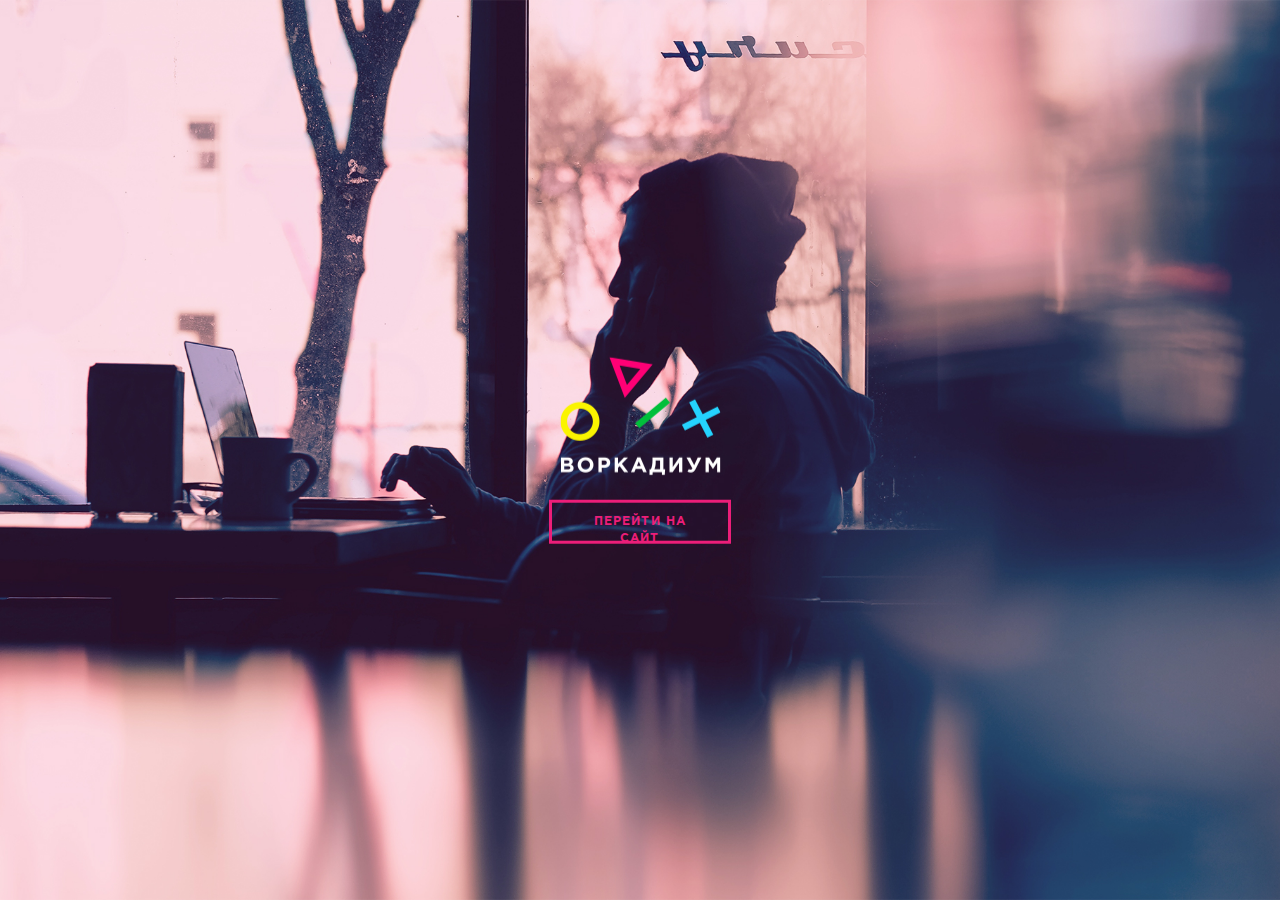
<file: index.html>
<!DOCTYPE html>
<html lang="ru-RU">

<head>
  <meta charset="UTF-8">
  <meta name="viewport" content="width=device-width, initial-scale=1.0">
  <meta http-equiv="X-UA-Compatible" content="ie=edge">
  <link rel="icon" type="image/x-icon" href="img/logo/favicon.ico">
  <link rel="stylesheet" href="css/normalize.css">
  <link rel="stylesheet" href="css/style.css">
  <title>Воркадиум</title>
</head>

<body>
  <div class="wrapper wrapper_welcome">
    <div class="welcome">
      <div class="welcome__pic">
        <img src="img/logo/logo-main.png" alt="">
      </div>
      <a href="main.html" class="welcome__btn">Перейти на сайт</a>
    </div>

  </div>
</body>

</html>
</file>
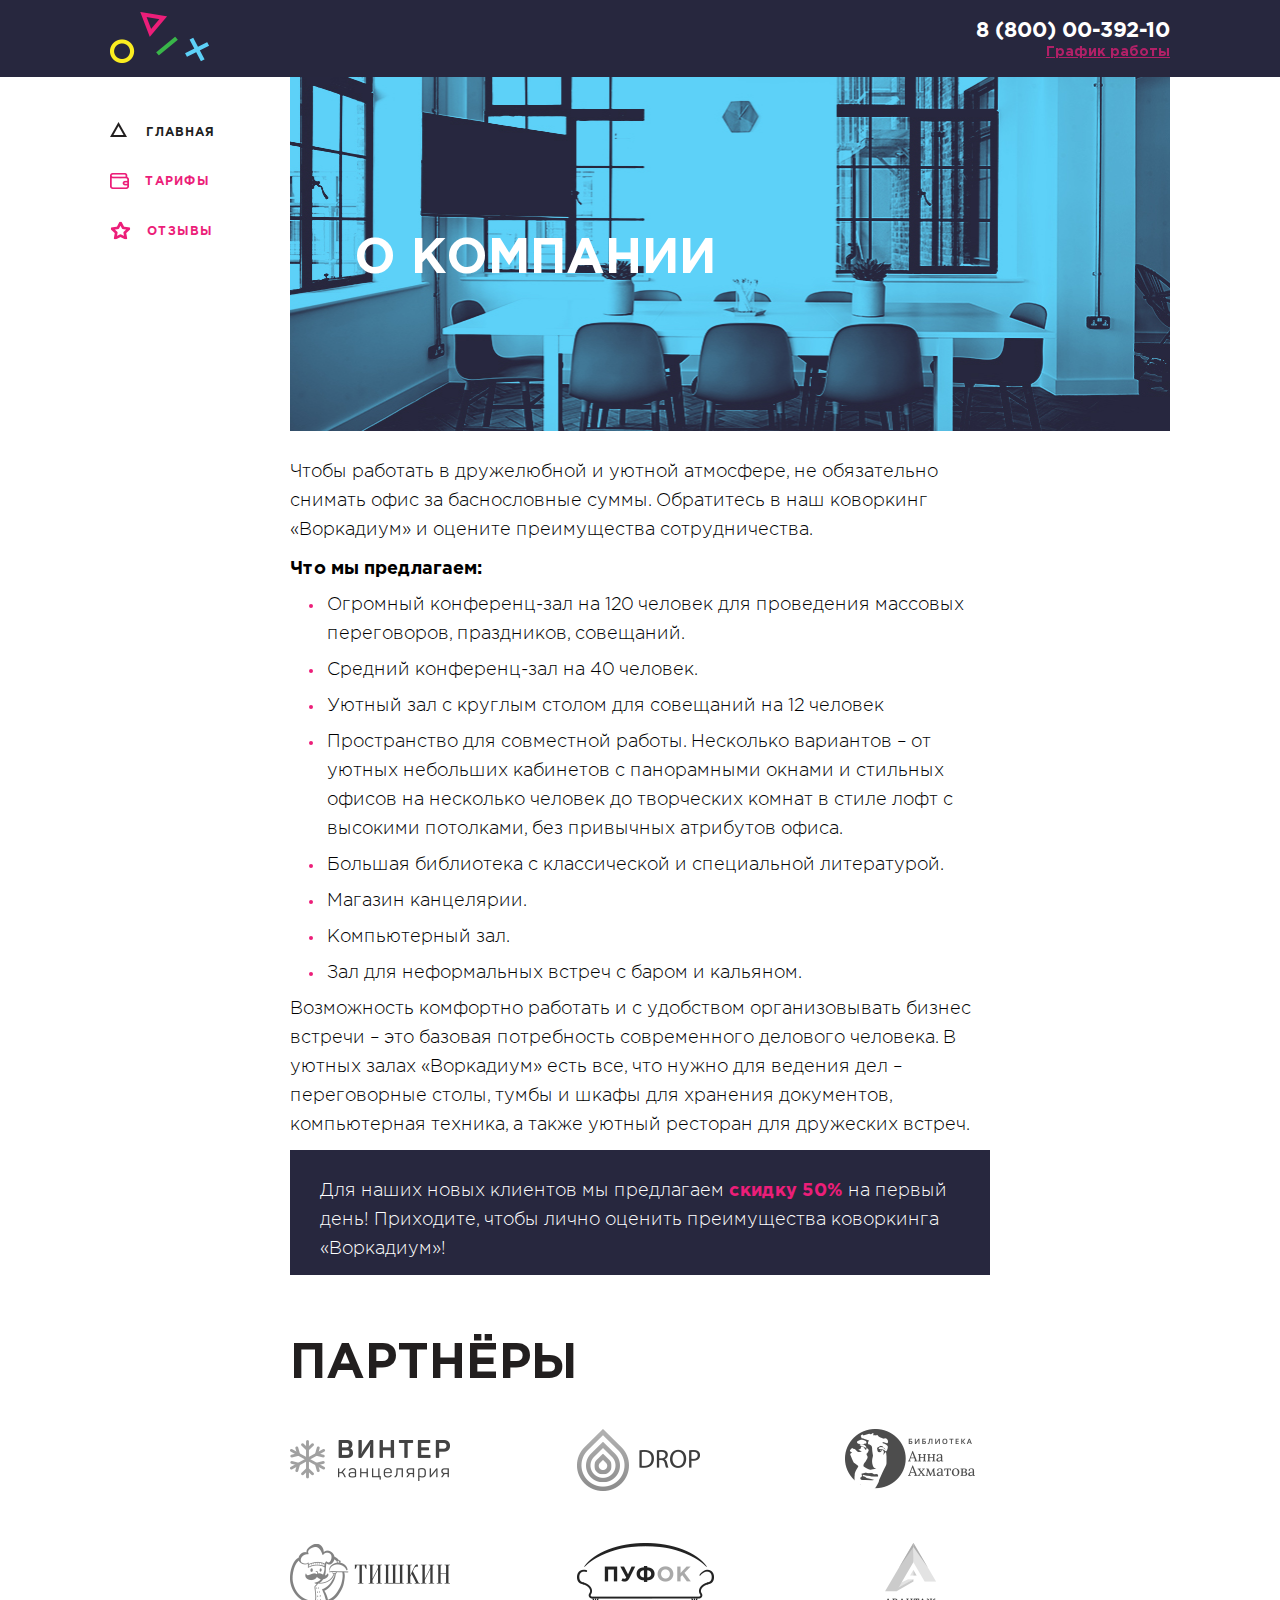
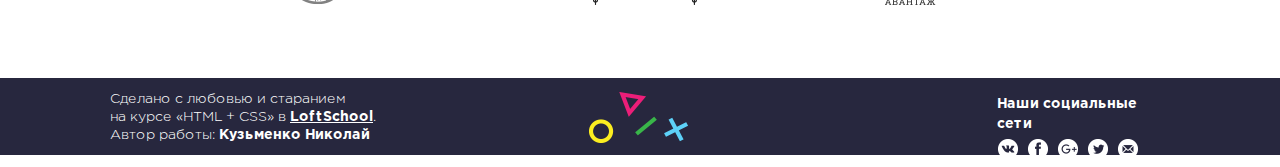
<file: main.html>
<!DOCTYPE html>
<html lang="ru-RU">

<head>
  <meta charset="UTF-8">
  <meta name="viewport" content="width=device-width, initial-scale=1.0">
  <meta http-equiv="X-UA-Compatible" content="ie=edge">
  <link rel="icon" type="image/x-icon" href="img/logo/favicon.ico">
  <link rel="stylesheet" href="css/normalize.css">
  <link rel="stylesheet" href="css/style.css">
  <title>Главная Воркадиум</title>
</head>

<body>
  <div class="wrapper clearfix">

    <!-- header -->
    <header class="header">
      <div class="container clearfix">
        <a href="main.html" class="header__logo">
                  <img src="img/logo/logo.png" alt="" class="logo"></a>
        <div class="contacts">
          <a href="tel:8 (800) 00-392-10" class="contacts__phone">8 (800) 00-392-10</a>
          <div class="contacts__elem">
            <a href="#" class="contacts__shedule">График работы</a>
            <div class="contacts__dropdown">
              <div class="contacts__hours">
                пн-вс: 09:00 - 20:00
              </div>
              <div class="contacts__lunch">
                обед: 14:00-14:30
              </div>
            </div>
          </div>
        </div>
      </div>
    </header>



    <div class="container clearfix">

      <!-- sidebar -->
      <aside class="sidebar">
        <nav class="menu">
          <ul class="nav-menu">
            <li class="nav-menu__item nav-menu__item_active">
              <a href="main.html" class="nav-menu__link">
                <div class="nav-menu__icon nav-menu__icon-main"></div>
                <div class="nav-menu__text">Главная</div>
              </a>
            </li>
            <li class="nav-menu__item">
              <a href="prices.html" class="nav-menu__link">
                <div class="nav-menu__icon nav-menu__icon-rate"></div>
                <div class="nav-menu__text">Тарифы</div>
              </a>
            </li>
            <li class="nav-menu__item">
              <a href="reviews.html" class="nav-menu__link">
                <div class="nav-menu__icon nav-menu__icon-reviews"></div>
                <div class="nav-menu__text">Отзывы</div>
              </a>
            </li>
          </ul>
      </aside>

      <!-- main content -->
      <main class="main-content">
        <div class="main-image">
          <img class="main-image__pic" src="img/background/top-img.jpg" alt="">
          <h1 class="main-image__title">О КОМПАНИИ</h1></div>
        <div class="main-content__text">
          <p class="main-content__text">Чтобы работать в дружелюбной и уютной атмосфере, не обязательно снимать офис за баснословные суммы. Обратитесь в наш коворкинг «Воркадиум» и оцените преимущества сотрудничества.</p>
          <p class="main-content__text_offer">Что мы предлагаем:</p>
          <ul class="main-content__list">
            <li class="main-content__item">
              <p class="main-content__item-text">Огромный конференц-зал на 120 человек для проведения массовых переговоров, праздников, совещаний.</p>
            </li>
            <li class="main-content__item">
              <p class="main-content__item-text">Средний конференц-зал на 40 человек.</p>
            </li>
            <li class="main-content__item">
              <p class="main-content__item-text">Уютный зал с круглым столом для совещаний на 12 человек</p>
            </li>
            <li class="main-content__item">
              <p class="main-content__item-text">Пространство для совместной работы. Несколько вариантов – от уютных небольших кабинетов с панорамными окнами и стильных офисов на несколько человек до творческих комнат в стиле лофт с высокими потолками, без привычных атрибутов офиса.</p>
            </li>
            <li class="main-content__item">
              <p class="main-content__item-text">Большая библиотека с классической и специальной литературой.</p>
            </li>
            <li class="main-content__item">
              <p class="main-content__item-text">Магазин канцелярии.</p>
            </li>
            <li class="main-content__item">
              <p class="main-content__item-text">Компьютерный зал.</p>
            </li>
            <li class="main-content__item">
              <p class="main-content__item-text">Зал для неформальных встреч с баром и кальяном.</p>
            </li>
          </ul>
          <p class="main-content__text">Возможность комфортно работать и с удобством организовывать бизнес встречи – это базовая потребность современного делового человека. В уютных залах «Воркадиум» есть все, что нужно для ведения дел – переговорные столы, тумбы и шкафы для хранения
            документов, компьютерная техника, а также уютный ресторан для дружеских встреч.</p>
          <div class="description">
            <p class="description__text>">Для наших новых клиентов мы предлагаем <span class="description__pink-text">скидку 50%</span> на первый день! Приходите, чтобы лично оценить преимущества коворкинга «Воркадиум»!</p>
          </div>
        </div>
        <div class="partners">
          <h2 class="partners__title">Партнёры</h2>
          <ul class="partners__list">
            <li class="partners__item">
              <a href="#" class="partners__link">
                <div class="partners__item-logo1">
                  <img src="img/logo/logo-1.png" alt="">
                </div>
              </a>
            </li>
            <li class="partners__item">
              <a href="#" class="partners__link">
                <div class="partners__item-logo2">
                  <img src="img/logo/logo-2.png" alt="">
                </div>
              </a>
            </li>
            <li class="partners__item">
              <a href="#">
                <div class="partners__item-logo3">
                  <img src="img/logo/logo-3.png" alt="">
                </div>
              </a>
            </li>
            <li class="partners__item">
              <a href="#">
                <div class="partners__item-logo4">
                  <img src="img/logo/logo-4.png" alt="">
                </div>
              </a>
            </li>
            <li class="partners__item">
              <a href="#">
                <div class="partners__item-logo5">
                  <img src="img/logo/logo-5.png" alt="">
                </div>
              </a>
            </li>
            <li class="partners__item">
              <a href="#">
                <div class="partners__item-logo6">
                  <img src="img/logo/logo-6.png" alt="">
                </div>
              </a>
            </li>
          </ul>
        </div>
      </main>
    </div>
  </div>


  <!-- footer -->
  <footer class="footer">
    <div class="container clearfix">
      <div class="author">
        Сделано с любовью и старанием</br> на курсе «HTML + CSS» в <a href="#" class="author__link">LoftSchool</a>. Автор работы: <span class="author__name">Кузьменко Николай</span>
      </div>
      <div class="footer-logo">
        <a href="main.html" class="footer-logo__link">
          <img src="img/logo/logo.png" class="footer-logo__pic" alt=""></a>
      </div>
      <div class="social">
        <div class="social__text">Наши социальные сети</div>
        <ul class="social-list">
          <li class="social-list__item">
            <a class="social-list__link" href="#">
              <div class="social-link__icon social-link__icon_vk"></div>
            </a>
          </li>
          <li class="social-list__item">
            <a class="social-list__link" href="#">
              <div class="social-link__icon social-link__icon_fb"></div>
            </a>
          </li>
          <li class="social-list__item">
            <a class="social-list__link " href="#">
              <div class="social-link__icon social-link__icon_gl"></div>
            </a>
          </li>
          <li class="social-list__item">
            <a class="social-list__link" href="#">
              <div class="social-link__icon social-link__icon_tw"></div>
            </a>
          </li>
          <li class="social-list__item">
            <a class="social-list__link" href="#">
              <div class="social-link__icon social-link__icon_ml"></div>
            </a>
          </li>
        </ul>
      </div>
    </div>
  </footer>
</body>

</html>
</file>
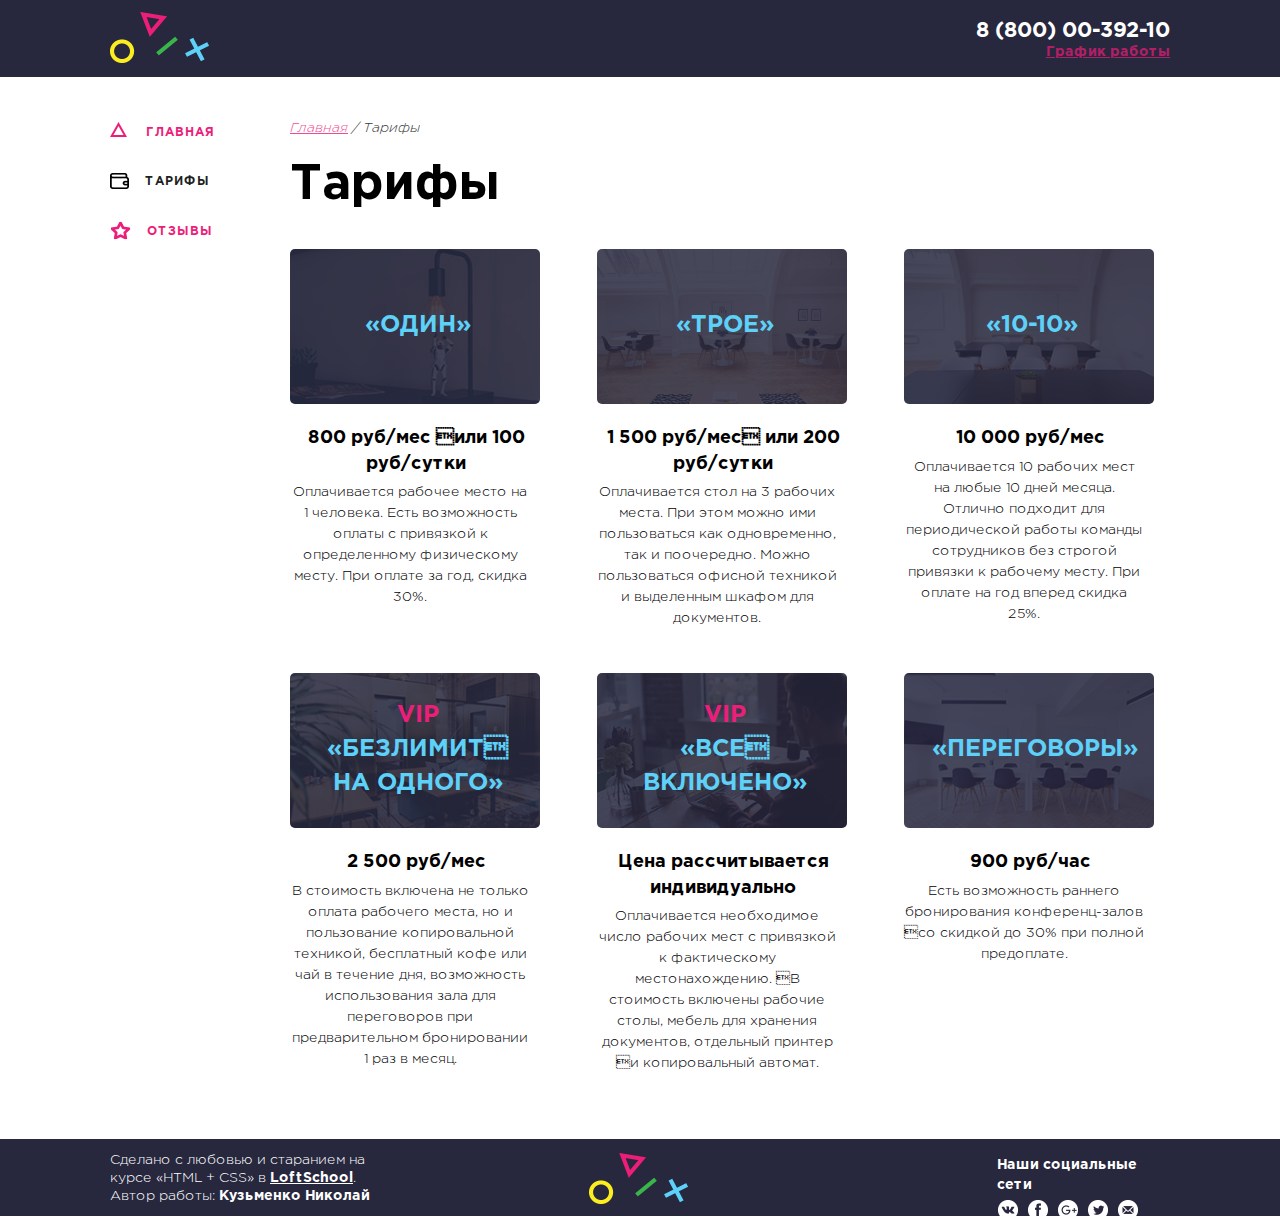
<file: prices.html>
<!DOCTYPE html>
<html lang="ru-RU">

<head>
  <meta charset="UTF-8">
  <meta name="viewport" content="width=device-width, initial-scale=1.0">
  <meta http-equiv="X-UA-Compatible" content="ie=edge">
  <link rel="icon" type="image/x-icon" href="img/logo/favicon.ico">
  <link rel="stylesheet" href="css/normalize.css">
  <link rel="stylesheet" href="css/style.css">
  <title>Тарифы</title>
</head>

<body>
  <div class="wrapper clearfix">

    <!-- header -->
    <header class="header">
      <div class="container clearfix">
        <a href="main.html" class="header__logo">
                  <img src="img/logo/logo.png" alt="" class="logo"></a>
        <div class="contacts">
          <a href="tel:8 (800) 00-392-10" class="contacts__phone">8 (800) 00-392-10</a>
          <div class="contacts__elem">
            <a href="#" class="contacts__shedule">График работы</a>
            <div class="contacts__dropdown">
              <div class="contacts__hours">
                пн-вс: 09:00 - 20:00
              </div>
              <div class="contacts__lunch">
                обед: 14:00-14:30
              </div>
            </div>
          </div>
        </div>
      </div>
    </header>

    <div class="container clearfix">

      <!-- sidebar -->
      <aside class="sidebar">
        <nav class="menu">
          <ul class="nav-menu">
            <li class="nav-menu__item">
              <a href="main.html" class="nav-menu__link">
                <div class="nav-menu__icon nav-menu__icon-main"></div>
                <div class="nav-menu__text">Главная</div>
              </a>
            </li>
            <li class="nav-menu__item nav-menu__item_active">
              <a href="prices.html" class="nav-menu__link">
                <div class="nav-menu__icon nav-menu__icon-rate"></div>
                <div class="nav-menu__text">Тарифы</div>
              </a>
            </li>
            <li class="nav-menu__item">
              <a href="reviews.html" class="nav-menu__link">
                <div class="nav-menu__icon nav-menu__icon-reviews"></div>
                <div class="nav-menu__text">Отзывы</div>
              </a>
            </li>
          </ul>
      </aside>


      <!-- prices -->
      <main class="prices">
        <div class="prices-nav">
          <a href="main.html" class="prices-nav__link">Главная</a> / Тарифы
        </div>
        <h1 class="prices-title">Тарифы</h1>
        <div class="tariffs">
          <ul class="tariffs__list">
            <li class="tariffs__item">
              <div class="tariffs__img">
                <img src="img/content/price1.jpg" class="tariffs__img-pic" alt="">
                <div class="tariffs__item-title">«Один»</div>
              </div>
              <div class="tariffs__price">800 руб/мес или 100 руб/сутки</div>
              <div class="tariffs__text">Оплачивается рабочее место на 1 человека. Есть возможность оплаты с привязкой к определенному физическому месту. При оплате за год, скидка 30%.</div>
            </li>
            <li class="tariffs__item">
              <div class="tariffs__img">
                <img src="img/content/price2.jpg" class="tariffs__img-pic" alt="">
                <div class="tariffs__item-title">«Трое»</div>
              </div>
              <div class="tariffs__price">1 500 руб/мес или 200 руб/сутки</div>
              <div class="tariffs__text">Оплачивается стол на 3 рабочих места. При этом можно ими пользоваться как одновременно, так и поочередно. Можно пользоваться офисной техникой и выделенным шкафом для документов.</div>
            </li>
            <li class="tariffs__item">
              <div class="tariffs__img">
                <img src="img/content/price3.jpg" class="tariffs__img-pic" alt="">
                <div class="tariffs__item-title">«10-10»</div>
              </div>
              <div class="tariffs__price">10 000 руб/мес</div>
              <div class="tariffs__text">Оплачивается 10 рабочих мест на любые 10 дней месяца. Отлично подходит для периодической работы команды сотрудников без строгой привязки к рабочему месту. При оплате на год вперед скидка 25%.</div>
            </li>
            <li class="tariffs__item">
              <div class="tariffs__img">
                <img src="img/content/price4.jpg" class="tariffs__img-pic" alt="">
                <div class="tariffs__item-title">
                  <div class="pink-title">VIP</div>«Безлимит на одного»</div>
              </div>
              <div class="tariffs__price">2 500 руб/мес</div>
              <div class="tariffs__text">В стоимость включена не только оплата рабочего места, но и пользование копировальной техникой, бесплатный кофе или чай в течение дня, возможность использования зала для переговоров при предварительном бронировании 1 раз в месяц.</div>
            </li>
            <li class="tariffs__item">
              <div class="tariffs__img">
                <img src="img/content/price5.jpg" class="tariffs__img-pic" alt="">
                <div class="tariffs__item-title">
                  <div class="pink-title">VIP</div>«Все включено»</div>
              </div>
              <div class="tariffs__price">Цена рассчитывается индивидуально</div>
              <div class="tariffs__text">Оплачивается необходимое число рабочих мест с привязкой к фактическому местонахождению. В стоимость включены рабочие столы, мебель для хранения документов, отдельный принтер и копировальный автомат.</div>
            </li>
            <li class="tariffs__item">
              <div class="tariffs__img">
                <img src="img/content/price6.jpg" class="tariffs__img-pic" alt="">
                <div class="tariffs__item-title">«Переговоры»</div>
              </div>
              <div class="tariffs__price">900 руб/час</div>
              <div class="tariffs__text">Есть возможность раннего бронирования конференц-залов со скидкой до 30% при полной предоплате.</div>
            </li>
          </ul>
        </div>
      </main>
    </div>
  </div>

  <!-- footer -->
  <footer class="footer">
    <div class="container clearfix">
      <div class="author">
        Сделано с любовью и старанием на курсе «HTML + CSS» в <a href="#" class="author__link">LoftSchool</a>. Автор работы: <span class="author__name">Кузьменко Николай</span>
      </div>
      <div class="footer-logo">
        <a href="main.html" class="footer-logo__link">
        <img src="img/logo/logo.png" class="footer-logo__pic" alt=""></a>
      </div>
      <div class="social">
        <div class="social__text">Наши социальные сети</div>
        <ul class="social-list">
          <li class="social-list__item">
            <a class="social-list__link" href="#">
              <div class="social-link__icon social-link__icon_vk"></div>
            </a>
          </li>
          <li class="social-list__item">
            <a class="social-list__link" href="#">
              <div class="social-link__icon social-link__icon_fb"></div>
            </a>
          </li>
          <li class="social-list__item">
            <a class="social-list__link " href="#">
              <div class="social-link__icon social-link__icon_gl"></div>
            </a>
          </li>
          <li class="social-list__item">
            <a class="social-list__link" href="#">
              <div class="social-link__icon social-link__icon_tw"></div>
            </a>
          </li>
          <li class="social-list__item">
            <a class="social-list__link" href="#">
              <div class="social-link__icon social-link__icon_ml"></div>
            </a>
          </li>
        </ul>
      </div>
    </div>
  </footer>
</body>

</html>
</file>
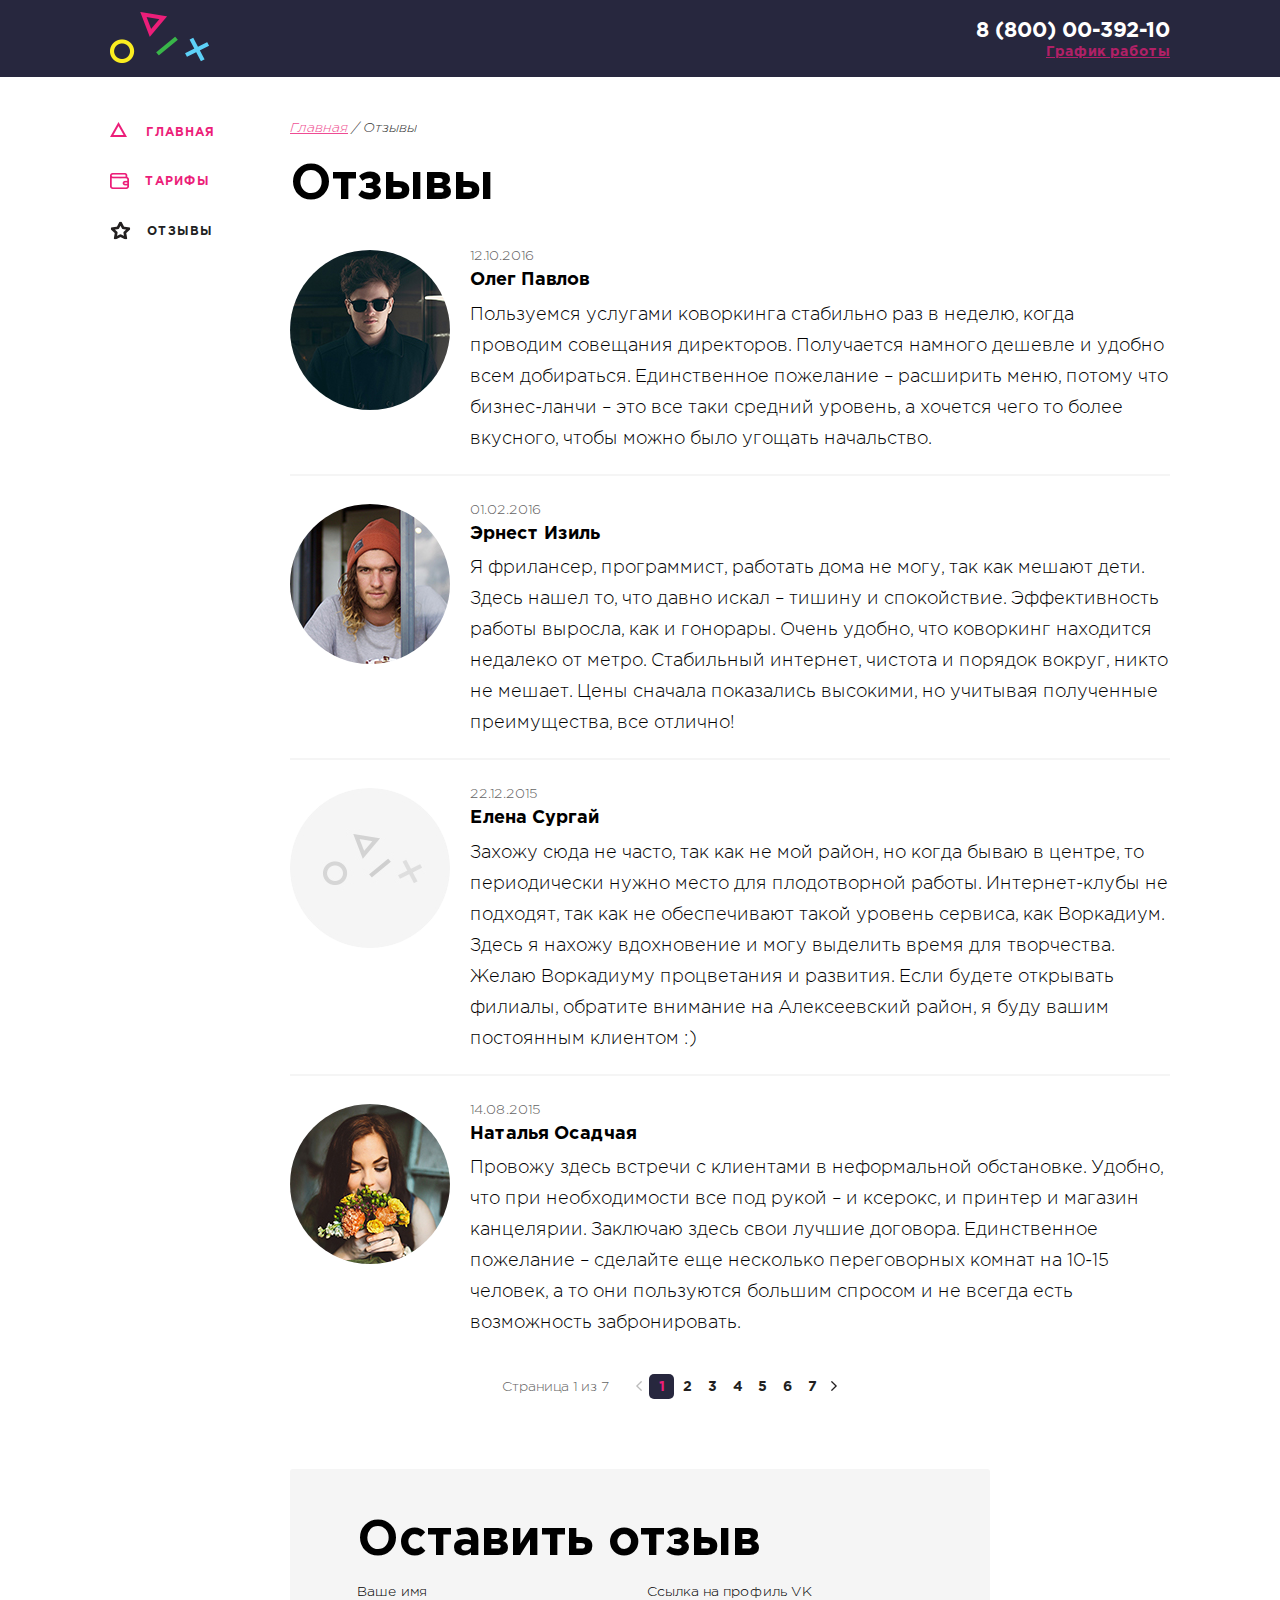
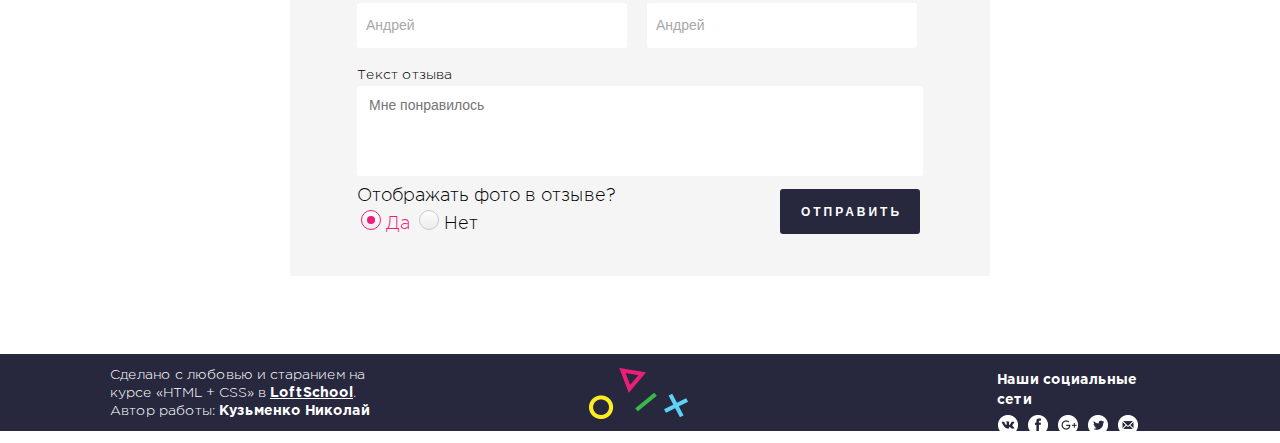
<file: reviews.html>
<!DOCTYPE html>
<html lang="ru-RU">

<head>
  <meta charset="UTF-8">
  <meta name="viewport" content="width=device-width, initial-scale=1.0">
  <meta http-equiv="X-UA-Compatible" content="ie=edge">
  <link rel="icon" type="image/x-icon" href="img/logo/favicon.ico">
  <link rel="stylesheet" href="css/normalize.css">
  <link rel="stylesheet" href="css/style.css">
  <title>Отзывы</title>
</head>

<body>
  <div class="wrapper clearfix">

    <!-- header -->
    <header class="header">
      <div class="container clearfix">
        <a href="main.html" class="header__logo">
                  <img src="img/logo/logo.png" alt="" class="logo"></a>
        <div class="contacts">
          <a href="tel:8 (800) 00-392-10" class="contacts__phone">8 (800) 00-392-10</a>
          <div class="contacts__elem">
            <a href="#" class="contacts__shedule">График работы</a>
            <div class="contacts__dropdown">
              <div class="contacts__hours">
                пн-вс: 09:00 - 20:00
              </div>
              <div class="contacts__lunch">
                обед: 14:00-14:30
              </div>
            </div>
          </div>
        </div>
      </div>
    </header>

    <div class="container clearfix">

      <!-- sidebar -->
      <aside class="sidebar">
        <nav class="menu">
          <ul class="nav-menu">
            <li class="nav-menu__item">
              <a href="main.html" class="nav-menu__link">
                <div class="nav-menu__icon nav-menu__icon-main"></div>
                <div class="nav-menu__text">Главная</div>
              </a>
            </li>
            <li class="nav-menu__item">
              <a href="prices.html" class="nav-menu__link">
                <div class="nav-menu__icon nav-menu__icon-rate"></div>
                <div class="nav-menu__text">Тарифы</div>
              </a>
            </li>
            <li class="nav-menu__item nav-menu__item_active">
              <a href="reviews.html" class="nav-menu__link">
                <div class="nav-menu__icon nav-menu__icon-reviews"></div>
                <div class="nav-menu__text">Отзывы</div>
              </a>
            </li>
          </ul>
      </aside>

      <!-- main content -->
      <main class="main">
        <div class="main-nav">
          <a href="main.html" class="main-nav__links">Главная</a> / Отзывы
        </div>
        <h1 class="main__title">Отзывы</h1>
        <div class="main__reviews">
          <ul class="main__list">
            <li class="main__item clearfix">
              <div class="item-avatar"> <img class="main__item-img" src="img/content/vcvb.jpg" alt="">
              </div>
              <div class="main__item-content">
                <div class="review-date">12.10.2016</div>
                <div class="review-author">Олег Павлов</div>
                <div class="review-text">
                  Пользуемся услугами коворкинга стабильно раз в неделю, когда проводим совещания директоров. Получается намного дешевле и удобно всем добираться. Единственное пожелание – расширить меню, потому что бизнес-ланчи – это все таки средний уровень, а хочется
                  чего то более вкусного, чтобы можно было угощать начальство.</div>
              </div>
            </li>
            <li class="main__item clearfix">
              <img class="main__item-img" src="img/content/fdfd.jpg" alt="">
              <div class="main__item-content">
                <div class="review-date">01.02.2016</div>
                <div class="review-author">Эрнест Изиль</div>
                <div class="review-text">
                  Я фрилансер, программист, работать дома не могу, так как мешают дети. Здесь нашел то, что давно искал – тишину и спокойствие. Эффективность работы выросла, как и гонорары. Очень удобно, что коворкинг находится недалеко от метро. Стабильный интернет, чистота
                  и порядок вокруг, никто не мешает. Цены сначала показались высокими, но учитывая полученные преимущества, все отлично!</div>
              </div>
            </li>
            <li class="main__item clearfix">
              <img class="main__item-img" src="img/content/Ellipseavatar.jpg" alt="">
              <div class="main__item-content">
                <div class="review-date">22.12.2015</div>
                <div class="review-author">Елена Сургай</div>
                <div class="review-text">
                  Захожу сюда не часто, так как не мой район, но когда бываю в центре, то периодически нужно место для плодотворной работы. Интернет-клубы не подходят, так как не обеспечивают такой уровень сервиса, как Воркадиум. Здесь я нахожу вдохновение и могу выделить
                  время для творчества. Желаю Воркадиуму процветания и развития. Если будете открывать филиалы, обратите внимание на Алексеевский район, я буду вашим постоянным клиентом :)</div>
              </div>
            </li>
            <li class="main__item clearfix">
              <img class="main__item-img" src="img/content/swcnamirzyc-danielle-marroquin.jpg" alt="">
              <div class="main__item-content">
                <div class="review-date">14.08.2015</div>
                <div class="review-author">Наталья Осадчая</div>
                <div class="review-text">
                  Провожу здесь встречи с клиентами в неформальной обстановке. Удобно, что при необходимости все под рукой – и ксерокс, и принтер и магазин канцелярии. Заключаю здесь свои лучшие договора. Единственное пожелание – сделайте еще несколько переговорных комнат
                  на 10-15 человек, а то они пользуются большим спросом и не всегда есть возможность забронировать.</div>
              </div>
            </li>
          </ul>
        </div>
        <div class="navigation">
          <div class="navigation__text">Страница 1 из 7</div>
          <div class="pagination">
            <a href="#" class="pagination__arrow-left pagination__arrow-left_disabled"></a>
            <ul class="navigation__list">
              <li class="navigation__item navigation__item_active"><a class="navigation__link navigation__link_active" href="#">1</a></li>
              <li class="navigation__item"><a class="navigation__link" href="#">2</a></li>
              <li class="navigation__item"><a class="navigation__link" href="#">3</a></li>
              <li class="navigation__item"><a class="navigation__link" href="#">4</a></li>
              <li class="navigation__item"><a class="navigation__link" href="#">5</a></li>
              <li class="navigation__item"><a class="navigation__link" href="#">6</a></li>
              <li class="navigation__item"><a class="navigation__link" href="#">7</a></li>
            </ul>
            <a href="#" class="pagination__arrow-right"></a>
          </div>
        </div>

        <div class="form">
          <h2 class="form__title">Оставить отзыв</h2>
          <div class="form__fields">
            <form class="form__elem" method="post">
              <div class="form__row clearfix">
                <label class="form__cell">
                <div class="form__field-title">
                  Ваше имя
                </div>
              <input type="text" value="" placeholder="Андрей" class="form__input-text">
              </label>
                <label class="form__cell">
                <div class="form__field-title">
                  Ссылка на профиль VK
                </div>
              <input type="text" value="" placeholder="Андрей" class="form__input-text">
            </label>
                <div class="form__row">
                  <label class="form__textarea-label">
                <div class="form__field-title">
                  Текст отзыва
                </div>
                <textarea class="form__textarea" placeholder="Мне понравилось"></textarea>
              </label>
                </div>
                <div class="form__btns">
                  <div class="form__controls">
                    <div class="form__controls-title">Отображать фото в отзыве?</div>
                    <div class="form__controls-btns clearfix">
                      <div class="form__controls-left">
                        <label class="form__radio">
                        <input type="radio" name="review" value="" class="form__radio-elem" checked>
                        <div class="form__radio-fake"></div>
                        <div class="form__radio-text">Да</div>
                      </label>
                        <label class="form__radio">
                    <input type="radio" name="review" value="" class="form__radio-elem">
                    <div class="form__radio-fake"></div>
                    <div class="form__radio-text">Нет</div>
                  </label>
                      </div>
                      <div class="form__controls-right">
                        <input type="submit" name="" value="Отправить" class="form__submit">
                      </div>
                    </div>
                  </div>
            </form>
            </div>
            </div>
          </div>
        </div>
      </main>
    </div>
  </div>



  <!-- footer -->
  <footer class="footer">
    <div class="container clearfix">
      <div class="author">
        Сделано с любовью и старанием на курсе «HTML + CSS» в <a href="#" class="author__link">LoftSchool</a>. Автор работы: <span class="author__name">Кузьменко Николай</span>
      </div>
      <div class="footer-logo">
        <a href="main.html" class="footer-logo__link">
            <img src="img/logo/logo.png" class="footer-logo__pic" alt=""></a>
      </div>
      <div class="social">
        <div class="social__text">Наши социальные сети</div>
        <ul class="social-list">
          <li class="social-list__item">
            <a class="social-list__link" href="#">
              <div class="social-link__icon social-link__icon_vk"></div>
            </a>
          </li>
          <li class="social-list__item">
            <a class="social-list__link" href="#">
              <div class="social-link__icon social-link__icon_fb"></div>
            </a>
          </li>
          <li class="social-list__item">
            <a class="social-list__link " href="#">
              <div class="social-link__icon social-link__icon_gl"></div>
            </a>
          </li>
          <li class="social-list__item">
            <a class="social-list__link" href="#">
              <div class="social-link__icon social-link__icon_tw"></div>
            </a>
          </li>
          <li class="social-list__item">
            <a class="social-list__link" href="#">
              <div class="social-link__icon social-link__icon_ml"></div>
            </a>
          </li>
        </ul>
      </div>
    </div>
  </footer>
</body>

</html>
</file>
<file: css/style.css>
@font-face {
    font-family: 'Gotham';
    src: url('../fonts/GothamPro-Bold.woff') format('woff');
    font-weight: bold;
    font-style: normal;
}

@font-face {
    font-family: 'Gotham';
    src: url('../fonts/GothamPro-Light.woff') format('woff');
    font-weight: 300;
    font-style: normal;
}

@font-face {
    font-family: 'Gotham';
    src: url('../fonts/GothamPro-LightItalic.woff') format('woff');
    font-weight: 300;
    font-style: italic;
}
html, body {
    width: 100%;
    height: 100%;
    padding: 0px;
    margin: 0px;
}

.wrapper {
  min-height: 100%;
  min-width: 1100px;
  overflow: hidden;
}

.wrapper:after {
  content: "";
  display: block;
  height: 77px;
}


* {
    padding: 0;
    margin: 0;
    box-sizing: border-box;
}

body {
  font-family: 'Gotham';
	font-size: 18px;
	font-weight: normal;
	line-height: 1.42;
}

a {
  display: inline-block;
}

.clearfix:after {
  content: "";
  display: block;
  clear: both;
}

.container {
    width: 1060px;
    margin: 0 auto;
}

.welcome__pic {
  margin-bottom: 15px;
}

.welcome__btn {
  width: 182px;
  height: 44px;
  padding: 10px 20px;
  display: block;
  text-align: center;
  font-size: 12px;
  color: #ec1e79;
  text-transform: uppercase;
  text-decoration: none;
  font-weight: bold;
  border: 3px solid #ec1e79;
  letter-spacing: 1px;
  margin: 0 auto;
}

.welcome__btn:hover {
  color: #fff;
  background: #ec1e79;
  transition: 0.8s;
}

.wrapper_welcome {
  background: url('../img/background/background-welcome.jpg') center center no-repeat;
  background-size: cover;
  height: 100%;
  text-align: center;
  min-width: initial;
  position: relative;
}

.wrapper_welcome:before {
  display: inline-block;
  height: 100%;
  width: 0;
  vertical-align: middle;
}

.welcome {
  width: 190px;
  display: inline-block;
  vertical-align: middle;
  position: absolute;
  top: 50%;
  left: 50%;
  transform: translate(-50%, -50%);
  -webkit-transform: translate(-50%, -50%);
}

/*
* header
*/

.header {
    background: #27273e;
    padding: 5px 0;
}

.header__logo {
  display: inline-block;
}

.logo {
    display: inline-block;
    padding-top: 7px;
}

.contacts {
    display: inline-block;
    float: right;
}

.contacts__elem {
  position: relative;
}

.contacts__elem:hover .contacts__dropdown {
  display: block;
}

.contacts__dropdown {
  padding: 12px 6px;
  box-shadow: 0px 0px 10px 0px rgba(23, 59, 117, 0.55);
  background: #fff;
  border-radius: 5px 0 5px 5px;
  text-align: left;
  position: absolute;
  right: 0;
  top: 100%;
  z-index: 1000;
  margin-top: 35px;
  display: none;
}


.contacts__dropdown:before {
  content: "";
  display: block;
  border: 11px solid transparent;
  border-top-width: 0;
  border-bottom-color: #fff;
  position: absolute;
  top: -11px;
  right: 0;
}

.contacts__dropdown:after {
  content: "";
  display: block;
  position: absolute;
  height: 25px;
  left: 0;
  right: 0;
  top: -25px;
}

.contacts__hours {
  font-size: 14px;
  font-weight: bold;
  color: #ec1e79;
  margin-bottom: 8px;
}

.contacts__lunch {
  font-size: 14px;
  color: #221f1f;
}

.contacts__phone {
    font-weight: bold;
    color: #ffffff;
    font-size: 21px;
    text-decoration: none;
    display: block;
    padding-top: 12px;
}

.contacts__shedule {
    float: right;
    color: #ec1e79;
    opacity: .7;
    font-weight: bold;
    font-size: 14px;
    display: block;
    line-height: 10px;
}

.contacts__elem:hover .contacts__shedule {
  color: #5dd1f8;
}

/*
* sidebar
*/

.sidebar {
    width: 180px;
    padding-top: 42px;
    padding-right: 10px;
    float: left;
}
.nav-menu {
    list-style: none;
}

.nav-menu__link {
    text-decoration: none;
    display: inline-block;
}

.nav-menu__item {
    display: inline-block;
    margin-bottom: 24px;
}

.nav-menu__item:last-child {
    margin-bottom: 0;
}

.nav-menu__icon {
    display: inline-block;
    vertical-align: middle;
}
.nav-menu__text {
    font-size: 12px;
    color: #ec1e79;
    letter-spacing: 1px;
    text-transform: uppercase;
    font-weight: bold;
    display: inline-block;
    padding-left: 11px;
}

.nav-menu__item_active .nav-menu__text {
  color: #221f1f;
  cursor: default;
}

.nav-menu__item_active .nav-menu__icon-main {
  background-image: url('../img/logo/sprite-sidebar.png');
  background-position: -20px -185px;
}

.nav-menu__item_active .nav-menu__icon-reviews {
  background-image: url('../img/logo/sprite-sidebar.png');
  background-position: -20px -39px;
}

.nav-menu__item_active .nav-menu__icon-rate {
  background-image: url('../img/logo/sprite-sidebar.png');
  background-position: -20px -114px;
}

.nav-menu__link:hover .nav-menu__text {
    color: #221f1f;
}

.nav-menu__icon-main {
    background-image: url('../img/logo/sprite-sidebar.png');
    background-position: -20px -150px;
    width: 20px;
    height: 18px;
    display: inline-block;
}

.nav-menu__link:hover .nav-menu__icon-main {
    background-image: url('../img/logo/sprite-sidebar.png');
    background-position: -20px -185px;
}

.nav-menu__icon-rate {
    background-image: url('../img/logo/sprite-sidebar.png');
    background-position: -20px -78px;
    width: 19px;
    height: 16px;
    display: inline-block;
}

.nav-menu__link:hover .nav-menu__icon-rate {
    background-image: url('../img/logo/sprite-sidebar.png');
    background-position: -20px -114px;
}

.nav-menu__icon-reviews {
    background-image: url('../img/logo/sprite-sidebar.png');
    background-position: -20px -0px;
    width: 21px;
    height: 19px;
    display: inline-block;
}

.nav-menu__link:hover .nav-menu__icon-reviews {
    background-image: url('../img/logo/sprite-sidebar.png');
    background-position: -20px -39px;
}

/*
* main page content
*/

.main-image {
  width: 880px;
  position: relative;
  margin-bottom: 19px;
}

.main-image__pic {
  width: 880px;
}

.main-image__title {
  position: absolute;
  top: 148px;
  left: 64px;
  font-size: 49px;
  color: #fff;
  font-weight: bold;
  text-transform: uppercase;
  margin: 0 auto;
}

.main-content {
  float: right;
  width: 880px;
}

.main-content__text {
  max-width: 700px;
  margin-bottom: 10px;
  line-height: 29px;
}

.main-content__text_offer {
    font-weight: bold;
}

.main-content__list {
	color: #ec1e79;
  padding-left: 34px;
  padding-top: 7px;
}


.main-content__item-text {
    color: #000000;
    padding-left: 3px;
    margin-bottom: 7px;
}

.description {
    width: 700px;
    background-color: #27273e;
    color: white;
    margin-bottom: 55px;
    padding: 27px 30px 11px 30px;
}

.description__pink-text {
    color: #ec1e79;
    font-weight: bold;
}

/*
* Partners
*/

.partners__title {
    color: #221f1f;
    font-size: 49px;
    font-weight: bold;
    text-transform: uppercase;
    margin-bottom: 29px;
}
.partners__list {
    list-style: none;
    width: 100%;
    margin-bottom: 22px;
}

.partners__item {
    vertical-align: middle;
    display: inline-block;
    text-align: center;
    margin-right: 122px;
    margin-bottom: 43px;
}

.partners__link {
  display: inline-block;
}

.partners__item-logo1 {
    width: 160px;
    height: 41px;
    -webkit-filter: grayscale(100%);
    filter: grayscale(100%);
    transition: 0.5s;
}

.partners__item-logo1:hover {
    filter: none;
}

.partners__item-logo2 {
    width: 123px;
    height: 62px;
    -webkit-filter: grayscale(100%);
    filter: grayscale(100%);
    transition: 0.5s;
}

.partners__item-logo2:hover {
    filter: none;
}

.partners__item-logo3 {
    width: 130px;
    height: 62px;
    margin-left: 18px;
    margin-bottom: 7px;
    -webkit-filter: grayscale(100%);
    filter: grayscale(100%);
    transition: 0.5s;
}

.partners__item-logo3:hover {
    filter: none;
}

.partners__item-logo4 {
    width: 160px;
    height: 62px;
    -webkit-filter: grayscale(100%);
    filter: grayscale(100%);
    transition: 0.5s;
}

.partners__item-logo4:hover {
    filter: none;
}

.partners__item-logo5 {
    width: 137px;
    height: 62px;
    margin-right: 44px;
    -webkit-filter: grayscale(100%);
    filter: grayscale(100%);
    transition: 0.5s;
}

.partners__item-logo5:hover {
    filter: none;
}

.partners__item-logo6 {
    width: 51px;
    height: 62px;
    -webkit-filter: grayscale(100%);
    filter: grayscale(100%);
    transition: 0.5s;
}

.partners__item-logo6:hover {
    filter: none;
}

/*
* footer
*/

.footer {
    height: 77px;
    margin-top: -77px;
    background-color: #27273e;
    min-width: 100%;
}

.author {
    float: left;
    width: 270px;
    color: white;
    font-size: 14px;
    font-weight: 300;
    display: inline-block;
    line-height: 18px;
    padding-top: 12px;
}

.author__link {
    font-weight: bold;
    color: #ffffff;
    display: inline-block;
}

.author__name {
    font-weight: bold;
    color: #ffffff;
}

.footer-logo {
    width: 517px;
    display: inline-block;
    text-align: center;
    padding-top: 14px;
}

.footer-logo__link {
    display: inline-block;
}

.social {
    width: 173px;
    float: right;
    display: inline-block;
}

.social__text {
    color: #ffffff;
	  font-weight: bold;
    font-size: 14px;
    padding-top: 17px;
}

.social-list {
	  list-style: none;
    padding-top: 4px;
    padding-left: 1px;
}

.social-list__item {
	  display: inline-block;
    padding-right: 5px;
}

.social-list__link {
  display: inline-block;
}

.social-list__item:last-child {
    margin-right: 0;
}

.social-link__icon {
    width: 20px;
    height: 20px;
	  background-repeat: no-repeat;
    display: inline-block;
}

.social-link__icon_vk {
	background-image: url('../img/logo/social-sprite.png');
  background-position: -20px -120px;
}

.social-link__icon_vk:hover {
	background-image: url('../img/logo/social-sprite.png');
  background-position: -100px -80px;
}

.social-link__icon_fb {
	background-image: url('../img/logo/social-sprite.png');
  background-position: -60px -0px;
}

.social-link__icon_fb:hover {
	background-image: url('../img/logo/social-sprite.png');
  background-position: -20px -0px;
}

.social-link__icon_gl {
	background-image: url('../img/logo/social-sprite.png');
  background-position: -20px -40px;
}

.social-link__icon_gl:hover {
	background-image: url('../img/logo/social-sprite.png');
  background-position: -100px -0px;
}

.social-link__icon_tw {
	background-image: url('../img/logo/social-sprite.png');
  background-position: -60px -80px;
}

.social-link__icon_tw:hover {
	background-image: url('../img/logo/social-sprite.png');
  background-position: -20px -80px;
}

.social-link__icon_ml {
	background-image: url('../img/logo/social-sprite.png');
  background-position: -100px -40px;
}

.social-link__icon_ml:hover {
	background-image: url('../img/logo/social-sprite.png');
  background-position: -60px -40px;
}


/*
* reviews page
*/
.main {
  width: 880px;
  padding-top: 42px;
  display: inline-block;
  float: right;
  margin-bottom: 78px;
}

.main-nav {
    opacity: 0.8;
    font-size: 14px;
    font-style: italic;
    margin-bottom: 13px;
}

.main-nav__links {
    color: #ec1e79;
}

.main__title {
    font-size: 49px;
    margin: 0 auto;
    margin-bottom: 29px;

}

.main__list {
    list-style-type: none;
}

.main__item {
  width: 880px;
  border-bottom: solid 2px #f5f5f5;
  margin-bottom: 28px;
}

.main__item:last-child {
  border-bottom: none;
  margin-bottom: 16px;
}

.item-avatar {
    width: 160px;
    float: left;
    text-align: center;
}

.main__item-img {
    float: left;
    width: 160px;
    height: 160px;
    border-radius: 50%;
    overflow: hidden;
}

.main__item-content {
    width: 720px;
    float: left;
    padding-left: 20px;
    display: inline-block;
    margin-bottom: 19px;
}
.review-date {
    font-size: 14px;
    color: rgb(101,100,100);
    display: block;
    line-height: 12px;
    margin-bottom: 6px;
}

.review-author {
    font-weight: bold;
    display: block;
    margin-bottom: 6px;
}

.review-text {
  font-size: 18px;
  font-weight: 300;
  display: inline-block;
  line-height: 31px;
}

.navigation {
  padding-left: 212px;
  margin-bottom: 70px;
  height: 25px;
  width: 100%;
}

.navigation__text {
  font-size: 14px;
  font-weight: 300;
  color: #656464;
  margin-right: 20px;
  display: inline-block;
}

.navigation__list {
    display: inline-block;
    font-size: 0;
    vertical-align: middle;
}

.pagination {
  display: inline-block;
}

.pagination__arrow-left {
  background: url('../img/logo/arrow-left.jpg') no-repeat center;
  display: inline-block;
  width: 10px;
  height: 10px;
}

.pagination__arrow-left_disabled {
  cursor: default;
  pointer-events: none;
}

.pagination__arrow-right {
  background: url('../img/logo/arrow-right.jpg') no-repeat center;
  display: inline-block;
  width: 10px;
  height: 10px;
}

.navigation__item {
    text-align: center;
	  display: inline-block;
    vertical-align: middle;
}

.navigation__link:hover {
    background-color: #27273e;
    border-radius: 20%;
    color: #ec1e79;
}


.navigation__link {
    width: 25px;
    height: 25px;
    text-decoration: none;
	  font-weight: bold;
    font-size: 14px;
    padding: 4px 9px;
    color: #221f1f;
}

.navigation__item_active {
    background-color: #27273e;
    border-radius: 20%;
}

.navigation__link_active {
    color: #ec1e79;
}

/*
* form
*/

.form {
    width: 700px;
	  background-color: #f5f5f5;
    border-radius: 3px;
    padding: 38px 67px;
}

.form__title {
    font-size: 49px;
    font-weight: bold;
    margin-bottom: 6px;
}

.form__cell {
    width: 270px;
    display: block;
    float: left;
    margin-bottom: 18px;
}

.form__cell:first-child {
  margin-right: 20px;
}

.form__field-title {
	  font-size: 14px;
	  color: #000000;
}

.form__input-text {
    display: inline-block;
	  width: 100%;
    height: 45px;
    padding: 13px 8px;
	  border: 1px solid transparent;
    border-radius: 3px;
    font-size: 14px;
}

.form__input-text::-webkit-input-placeholder {
  color:#a9a8a8;
}
.form__input-text::-moz-placeholder {
  color:#a9a8a8;
}/* Firefox 19+ */

.form__input-text:focus {
    border-color: #ec1e79;
    outline: none;
}
.form__textarea {
    height: 90px;
	  width: 100%;
    border: 1px solid transparent;
    border-radius: 3px;
    padding: 10px 11px;
    resize: none;
    font-size: 14px;
}
.form__textarea:focus {
    border-color: #ec1e79;
    outline: none;
}

.form__radio {
  display: inline-block;
  padding-left: 4px;
}

.form__radio-elem {
  display: none;
  vertical-align: middle;
}

.form__radio-fake {
  width: 20px;
  height: 20px;
  border-radius: 50px;
  border: 1px solid #cacaca;
  display: inline-block;
  background: -webkit-linear-gradient(top, #fdfdfd 0%,#ececec 100%); /* Chrome10-25,Safari5.1-6 */
  background: linear-gradient(to bottom, #fdfdfd 0%,#ececec 100%); /* W3C, IE10+, FF16+, Chrome26+, Opera12+, Safari7+ */
  position: relative;
  cursor: pointer;
}

.form__radio-fake:after {
  content: "";
  display: none;
  width: 8px;
  height: 8px;
  background: #ec1e79;
  border-radius: 50%;
  position: absolute;
  top: 5px;
  left: 5px;
}

.form__radio-text {
  display: inline-block;
  vertical-align: middle;
}

.form__radio-elem:checked + .form__radio-fake {
    border: 1px solid #ec1e79;
}

.form__radio-elem:checked + .form__radio-fake:after {
    display: block;
}

.form__radio-elem:checked + .form__radio-fake + .form__radio-text {
    color: #ec1e79;
}

.form__controls-left {
  float: left;
}
.form__btns {
  display: block;
}

.form__controls {
  width: 100%;
  position: relative;
}
.form__controls-title {
  display: inline-block;
}

.form__controls-right {
  position: absolute;
  top: 5px;
  left: 423px;
}


.form__submit {
    width: 140px;
	  height: 45px;
	  background-color: #27273e;
	  text-align: center;
	  text-transform: uppercase;
	  font-weight: bold;
	  font-size: 12px;
	  color: #ffffff;
    border: 0px;
    border-radius: 3px;
    overflow: hidden;
    cursor: pointer;
    letter-spacing: 3px;
    padding-left: 3pX;
    padding-top: 3px;
}


.form__submit:hover {
	  background-color: #ec1e79;
}


/*
* tariffs
*/

.prices {
    width: 880px;
    float: right;
    box-sizing: border-box;
    padding-top: 42px;
}

.prices-nav {
    font-size: 14px;
    font-style: italic;
    opacity: 0.8;
    margin-bottom: 13px;
}

.prices-title {
    font-size: 49px;
    font-weight: bold;
    margin: 0 auto;
    margin-bottom: 28px;
}

.prices-nav__link {
    color: #ec1e79;
}

.tariffs {
    width: 880px;
    display: block;
    margin-bottom: 21px;
}

.tariffs__list {
  width: 100%;
}

.tariffs__item {
  width: 250px;
  display: inline-block;
  margin-left: 52px;
  vertical-align: top;
  text-align: center;
  margin-bottom: 44px;
}

.tariffs__item:nth-child(3n+1) {
  margin: 0;
}

.tariffs__img {
    height: 155px;
    background: #27273e;
    position: relative;
    overflow: hidden;
    border-radius: 5px;
    margin-bottom: 22px;
}

.tariffs__img-pic {
    opacity: .15;
    position: absolute;
    top: 50%;
    left: 50%;
    transform: translate(-50%, -50%);
    width: 100%;
}

.tariffs__price {
    font-size: 18px;
    font-weight: bold;
    width: 252px;
    margin-bottom: 5px;
}

.tariffs__text {
    font-size: 14,02px;
    line-height: 21px;
    width: 261px;
}

.tariffs__item-title {
    font-size: 24px;
    font-weight: bold;
    color: #5dd1f8;
    position: absolute;
    top: 49%;
    left: 51%;
    transform: translate(-50%, -50%);
    width: 80%;
    text-align: center;
    text-transform: uppercase;
}

.pink-title {
    color: #ec1e79;
}

.tariffs__text {
    font-size: 14px;
    font-weight: 300;
    width: 240px;
}
</file>
